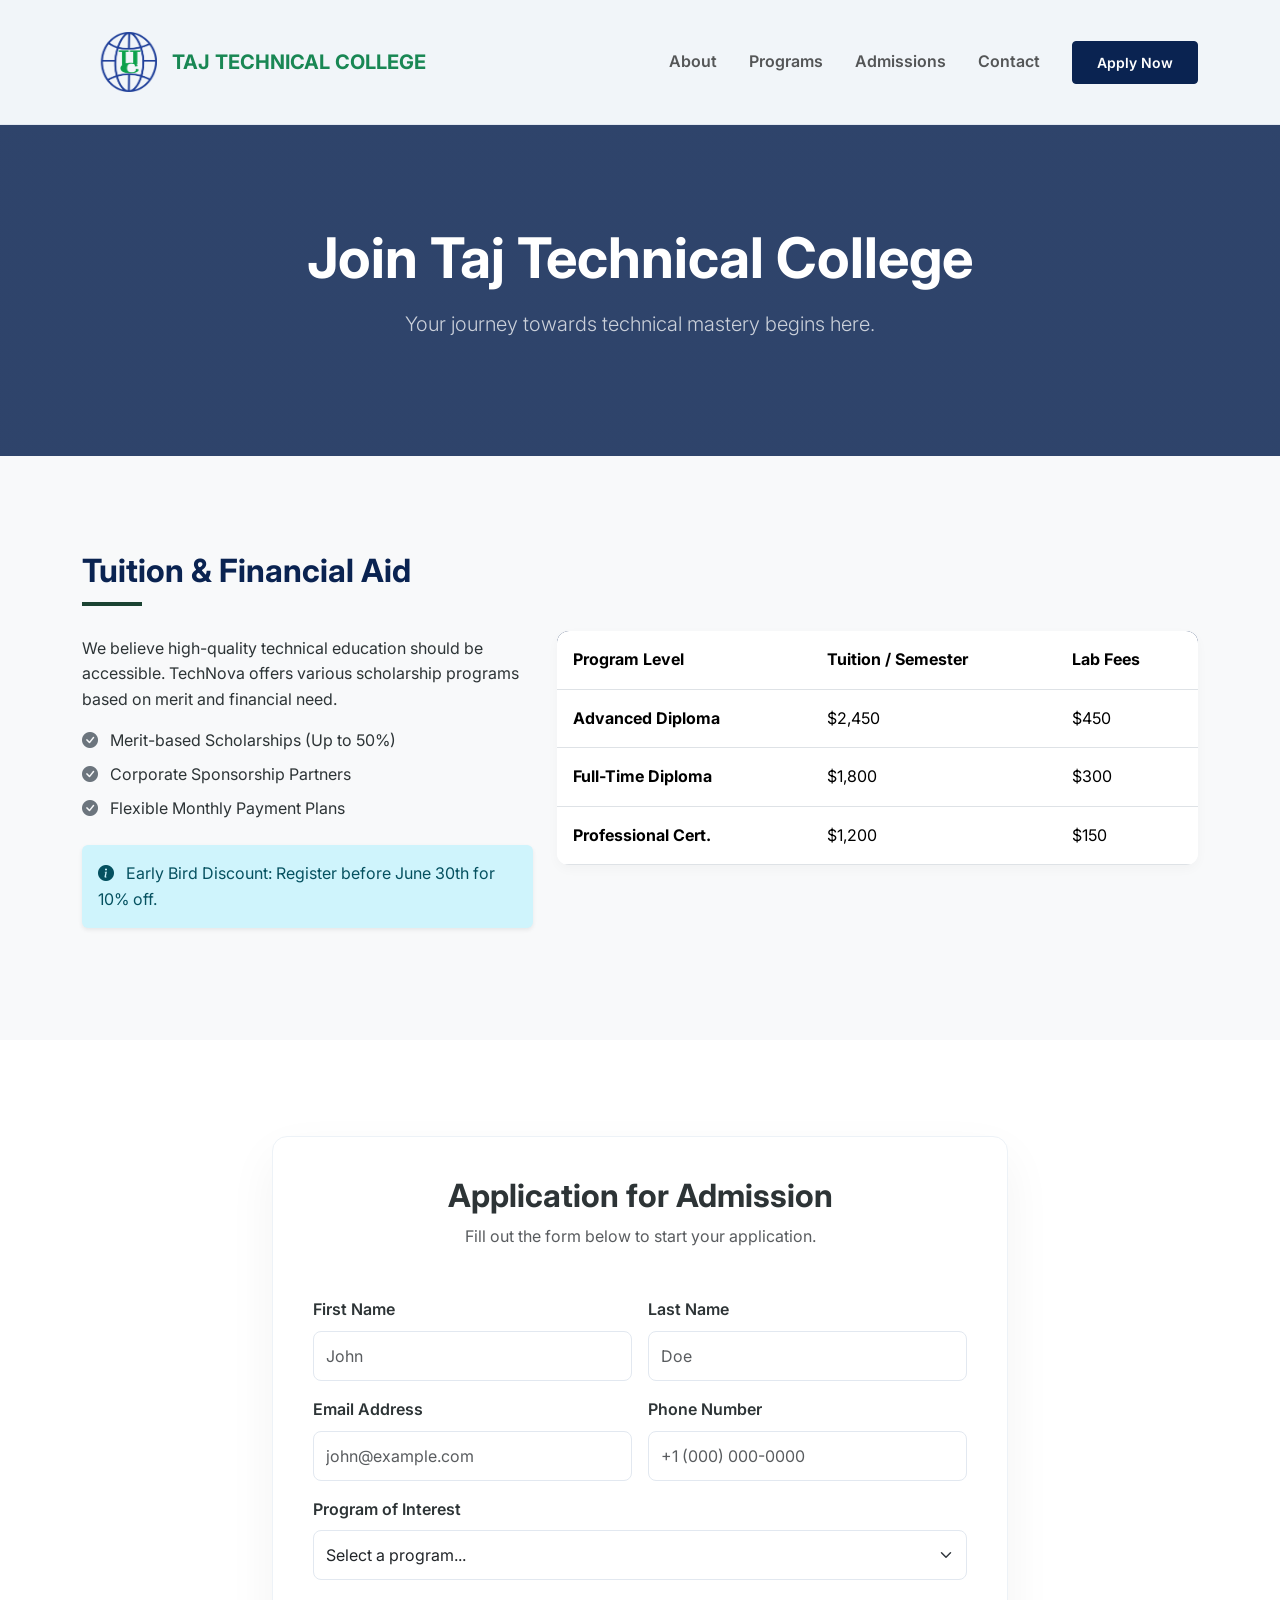
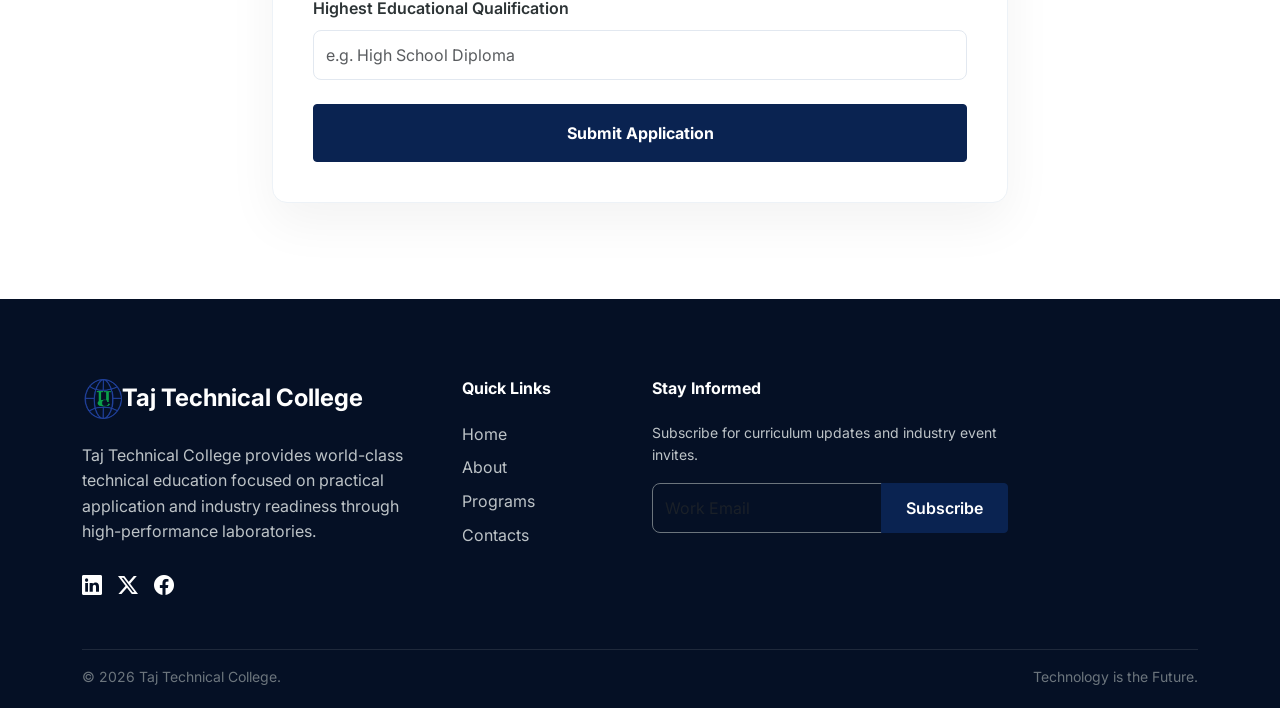
<file: admissions.html>
<!DOCTYPE html>
<html lang="en">
<head>
    <meta charset="UTF-8">
    <meta name="viewport" content="width=device-width, initial-scale=1.0">
    <title>Admissions | TechNova Institute</title>
    <!-- Bootstrap 5.3 CSS -->
    <link href="https://cdn.jsdelivr.net/npm/bootstrap@5.3.2/dist/css/bootstrap.min.css" rel="stylesheet">
    <!-- Google Fonts: Inter -->
    <link href="https://fonts.googleapis.com/css2?family=Inter:wght@300;400;600;700&display=swap" rel="stylesheet">
    <!-- Bootstrap Icons -->
    <link rel="stylesheet" href="https://cdn.jsdelivr.net/npm/bootstrap-icons@1.11.1/font/bootstrap-icons.css">
    <link rel="stylesheet" href="style.css">
    
    <style>
        :root {
            --primary-color: #0a2351;
            --secondary-color: #1b4332;
            --navbar-bg: #f1f5f9;
            --text-main: #2d3436;
            --font-family: 'Inter', sans-serif;
            --white: #ffffff;
        }

        body {
            font-family: var(--font-family);
            color: var(--text-main);
            line-height: 1.6;
            overflow-x: hidden;
            background-color: var(--white);
        }

        /* Animation Classes */
        .reveal {
            opacity: 0;
            transform: translateY(30px);
            transition: all 0.8s cubic-bezier(0.25, 0.46, 0.45, 0.94);
        }

        .reveal.active {
            opacity: 1;
            transform: translateY(0);
        }

        /* Branding Overrides */
        .text-primary { color: var(--primary-color) !important; }
        .bg-primary { background-color: var(--primary-color) !important; }
        .bg-secondary-brand { background-color: var(--secondary-color) !important; color: white; }
        
        .navbar {
            border-bottom: 1px solid #e2e8f0;
            background: var(--navbar-bg);
            padding: 12px 0;
            transition: all 0.3s ease;
        }

        /* Header Section */
        .page-header {
            background: linear-gradient(rgba(10, 35, 81, 0.85), rgba(10, 35, 81, 0.85)), 
                        url('https://images.unsplash.com/photo-1523240695612-9a054b0db644?auto=format&fit=crop&w=1920&q=80');
            background-size: cover;
            background-position: center;
            padding: 100px 0;
            color: white;
            text-align: center;
        }

        .section-title {
            font-weight: 700;
            margin-bottom: 30px;
            position: relative;
            padding-bottom: 15px;
            color: var(--primary-color);
        }

        .section-title::after {
            content: '';
            position: absolute;
            bottom: 0;
            left: 0;
            width: 60px;
            height: 4px;
            background: var(--secondary-color);
        }

        /* Admission Steps */
        .step-container {
            position: relative;
            padding: 20px;
            border-radius: 12px;
            background: #f8fafc;
            border-left: 5px solid var(--primary-color);
            height: 100%;
        }

        .step-number {
            font-size: 3rem;
            font-weight: 900;
            color: rgba(10, 35, 81, 0.1);
            position: absolute;
            top: 10px;
            right: 20px;
        }

        /* Form Styles */
        .application-form {
            background: white;
            padding: 40px;
            border-radius: 15px;
            box-shadow: 0 20px 50px rgba(0,0,0,0.05);
            border: 1px solid #edf2f7;
        }

        .form-control {
            padding: 12px;
            border-radius: 8px;
            border: 1px solid #e2e8f0;
        }

        .form-control:focus {
            border-color: var(--primary-color);
            box-shadow: 0 0 0 3px rgba(10, 35, 81, 0.1);
        }

        /* Tables */
        .table-custom {
            border-radius: 12px;
            overflow: hidden;
            box-shadow: 0 4px 12px rgba(0,0,0,0.03);
        }
        .table-custom thead {
            background: var(--primary-color);
            color: white;
        }

        footer {
            background: #051025;
            color: #bdc3c7;
            padding: 80px 0 20px;
        }

        .footer-link { color: #bdc3c7; text-decoration: none; }
        .footer-link:hover { color: var(--white); }
    </style>
</head>
<body>
    <!-- Navigation -->
    <nav class="navbar navbar-expand-lg sticky-top">
        <div class="container">
            <a class="navbar-brand d-flex align-items-center" href="Index.html">
                <img style="height: 60px;width: 60px; margin: 15px;" src="img/logo.png" alt="">
                <span class="fw-bold tracking-tighter text-success">    TAJ TECHNICAL COLLEGE</span>
            </a>
            <button class="navbar-toggler" type="button" data-bs-toggle="collapse" data-bs-target="#navbarNav">
                <span class="navbar-toggler-icon"></span>
            </button>
            <div class="collapse navbar-collapse" id="navbarNav">
                <ul class="navbar-nav ms-auto mb-2 mb-lg-0 align-items-center">
                    <li class="nav-item"><a class="nav-link px-3 fw-semibold" href="about.html">About</a></li>
                    <li class="nav-item"><a class="nav-link px-3 fw-semibold" href="programs.html">Programs</a></li>
                    <li class="nav-item"><a class="nav-link px-3 fw-semibold" href="admissions.html">Admissions</a></li>
                    <li class="nav-item"><a class="nav-link px-3 fw-semibold" href="contacts.html">Contact</a></li>
                    <li class="nav-item ms-lg-3">
                        <a href="admissions.html" class="btn btn-primary btn-sm px-4">Apply Now</a>
                    </li>
                </ul>
            </div>
        </div>
    </nav>

    <!-- Page Header -->
    <header class="page-header">
        <div class="container">
            <h1 class="display-4 fw-bold mb-3">Join Taj Technical College</h1>
            <p class="lead opacity-75">Your journey towards technical mastery begins here.</p>
        </div>
    </header>

    <!-- Tuition & Fees -->
    <section class="py-5 bg-light">
        <div class="container py-5">
            <div class="row align-items-center">
                <div class="col-lg-5 reveal">
                    <h2 class="section-title">Tuition & Financial Aid</h2>
                    <p>We believe high-quality technical education should be accessible. TechNova offers various scholarship programs based on merit and financial need.</p>
                    <ul class="list-unstyled">
                        <li class="mb-2"><i class="bi bi-check-circle-fill text-secondary me-2"></i> Merit-based Scholarships (Up to 50%)</li>
                        <li class="mb-2"><i class="bi bi-check-circle-fill text-secondary me-2"></i> Corporate Sponsorship Partners</li>
                        <li class="mb-2"><i class="bi bi-check-circle-fill text-secondary me-2"></i> Flexible Monthly Payment Plans</li>
                    </ul>
                    <div class="alert alert-info border-0 shadow-sm mt-4">
                        <i class="bi bi-info-circle-fill me-2"></i> Early Bird Discount: Register before June 30th for 10% off.
                    </div>
                </div>
                <div class="col-lg-7 reveal">
                    <div class="table-responsive table-custom">
                        <table class="table table-hover bg-white mb-0">
                            <thead>
                                <tr>
                                    <th class="p-3">Program Level</th>
                                    <th class="p-3">Tuition / Semester</th>
                                    <th class="p-3">Lab Fees</th>
                                </tr>
                            </thead>
                            <tbody>
                                <tr>
                                    <td class="p-3 fw-bold">Advanced Diploma</td>
                                    <td class="p-3">$2,450</td>
                                    <td class="p-3">$450</td>
                                </tr>
                                <tr>
                                    <td class="p-3 fw-bold">Full-Time Diploma</td>
                                    <td class="p-3">$1,800</td>
                                    <td class="p-3">$300</td>
                                </tr>
                                <tr>
                                    <td class="p-3 fw-bold">Professional Cert.</td>
                                    <td class="p-3">$1,200</td>
                                    <td class="p-3">$150</td>
                                </tr>
                            </tbody>
                        </table>
                    </div>
                </div>
            </div>
        </div>
    </section>

    <!-- Application Form -->
    <section class="py-5" id="apply-form">
        <div class="container py-5">
            <div class="row justify-content-center">
                <div class="col-lg-8">
                    <div class="application-form reveal">
                        <div class="text-center mb-5">
                            <h2 class="fw-bold">Application for Admission</h2>
                            <p class="text-muted">Fill out the form below to start your application.</p>
                        </div>
                        <form action="#" method="POST" onsubmit="event.preventDefault(); document.getElementById('success-msg').style.display='block';">
                            <div class="row g-3">
                                <div class="col-md-6">
                                    <label class="form-label fw-semibold">First Name</label>
                                    <input type="text" class="form-control" placeholder="John" required>
                                </div>
                                <div class="col-md-6">
                                    <label class="form-label fw-semibold">Last Name</label>
                                    <input type="text" class="form-control" placeholder="Doe" required>
                                </div>
                                <div class="col-md-6">
                                    <label class="form-label fw-semibold">Email Address</label>
                                    <input type="email" class="form-control" placeholder="john@example.com" required>
                                </div>
                                <div class="col-md-6">
                                    <label class="form-label fw-semibold">Phone Number</label>
                                    <input type="tel" class="form-control" placeholder="+1 (000) 000-0000" required>
                                </div>
                                <div class="col-12">
                                    <label class="form-label fw-semibold">Program of Interest</label>
                                    <select class="form-select form-control">
                                        <option selected>Select a program...</option>
                                        <option>Robotics Engineering</option>
                                        <option>Renewable Energy Systems</option>
                                        <option>Cybersecurity Operations</option>
                                        <option>CNC Machining</option>
                                    </select>
                                </div>
                                <div class="col-12">
                                    <label class="form-label fw-semibold">Highest Educational Qualification</label>
                                    <input type="text" class="form-control" placeholder="e.g. High School Diploma">
                                </div>
                                <div class="col-12 mt-4">
                                    <button type="submit" class="btn btn-primary w-100 py-3 fw-bold">Submit Application</button>
                                </div>
                            </div>
                        </form>
                        <div id="success-msg" class="alert alert-success mt-4 text-center" style="display: none;">
                            <i class="bi bi-check-circle-fill me-2"></i> Thank you! Your application has been submitted successfully. Our team will contact you within 48 hours.
                        </div>
                    </div>
                </div>
            </div>
        </div>
    </section>
    <!-- Footer -->
    <footer>
        <div class="container">
            <div class="row g-4 mb-5">
                <div class="col-lg-4">
                    <div class="d-flex align-items-center mb-4">
                        <img style="height: 40px;width:40px;" src="img/logo.png" alt="">
                        <h4 class="text-white fw-bold mb-0">Taj Technical College</h4>
                    </div>
                    <p>Taj Technical College provides world-class technical education focused on practical application and industry readiness through high-performance laboratories.</p>
                    <div class="d-flex gap-3 mt-4">
                        <a href="#" class="text-white fs-5"><i class="bi bi-linkedin"></i></a>
                        <a href="#" class="text-white fs-5"><i class="bi bi-twitter-x"></i></a>
                        <a href="#" class="text-white fs-5"><i class="bi bi-facebook"></i></a>
                    </div>
                </div>
                <div class="col-md-4 col-lg-2">
                    <h6 class="text-white fw-bold mb-4">Quick Links</h6>
                    <ul class="list-unstyled">
                        <li class="mb-2"><a href="Index.html" class="footer-link">Home</a></li>
                        <li class="mb-2"><a href="About.html" class="footer-link">About</a></li>
                        <li class="mb-2"><a href="Programs.html" class="footer-link">Programs</a></li>
                        <li class="mb-2"><a href="Contacts.html" class="footer-link">Contacts</a></li>
                    </ul>
                </div>
                <div class="col-md-4 col-lg-4">
                    <h6 class="text-white fw-bold mb-4">Stay Informed</h6>
                    <p class="small">Subscribe for curriculum updates and industry event invites.</p>
                    <div class="input-group mb-3">
                        <input type="text" class="form-control bg-transparent text-white border-secondary" placeholder="Work Email">
                        <button class="btn btn-primary" type="button">Subscribe</button>
                    </div>
                </div>
            </div>
            <hr class="border-secondary opacity-25">
            <div class="row">
                <div class="col-md-6 text-center text-md-start">
                    <p class="mb-0 small text-secondary">&copy; 2026 Taj Technical College.</p>
                </div>
                <div class="col-md-6 text-center text-md-end">
                    <p class="mb-0 small text-secondary">Technology is the Future.</p>
                </div>
            </div>
        </div>
    </footer>

    <!-- Mobile Sticky CTA -->
    <div class="mobile-cta d-md-none border-top">
        <div class="container d-flex gap-2">
            <a href="tel:+211924080945" class="btn btn-outline-primary flex-grow-1"><i class="bi bi-telephone me-2"></i>Call</a>
            <a href="#apply" class="btn btn-primary flex-grow-1">Apply Now</a>
        </div>
    </div>

    <!-- Bootstrap 5.3 JS Bundle -->
    <script src="https://cdn.jsdelivr.net/npm/bootstrap@5.3.2/dist/js/bootstrap.bundle.min.js"></script>
    
    <script>
        document.addEventListener('DOMContentLoaded', () => {
            // Navbar behavior
            window.addEventListener('scroll', () => {
                const nav = document.querySelector('.navbar');
                if (window.scrollY > 50) {
                    nav.classList.add('shadow');
                    nav.style.background = '#ffffff';
                } else {
                    nav.classList.remove('shadow');
                    nav.style.background = 'var(--navbar-bg)';
                }
            });

            // Reveal Animation
            const revealElements = document.querySelectorAll('.reveal');
            const revealObserver = new IntersectionObserver((entries) => {
                entries.forEach(entry => {
                    if (entry.isIntersecting) {
                        entry.target.classList.add('active');
                    }
                });
            }, { threshold: 0.1 });
            revealElements.forEach(el => revealObserver.observe(el));
        });
    </script>
</body>
</html>
</file>
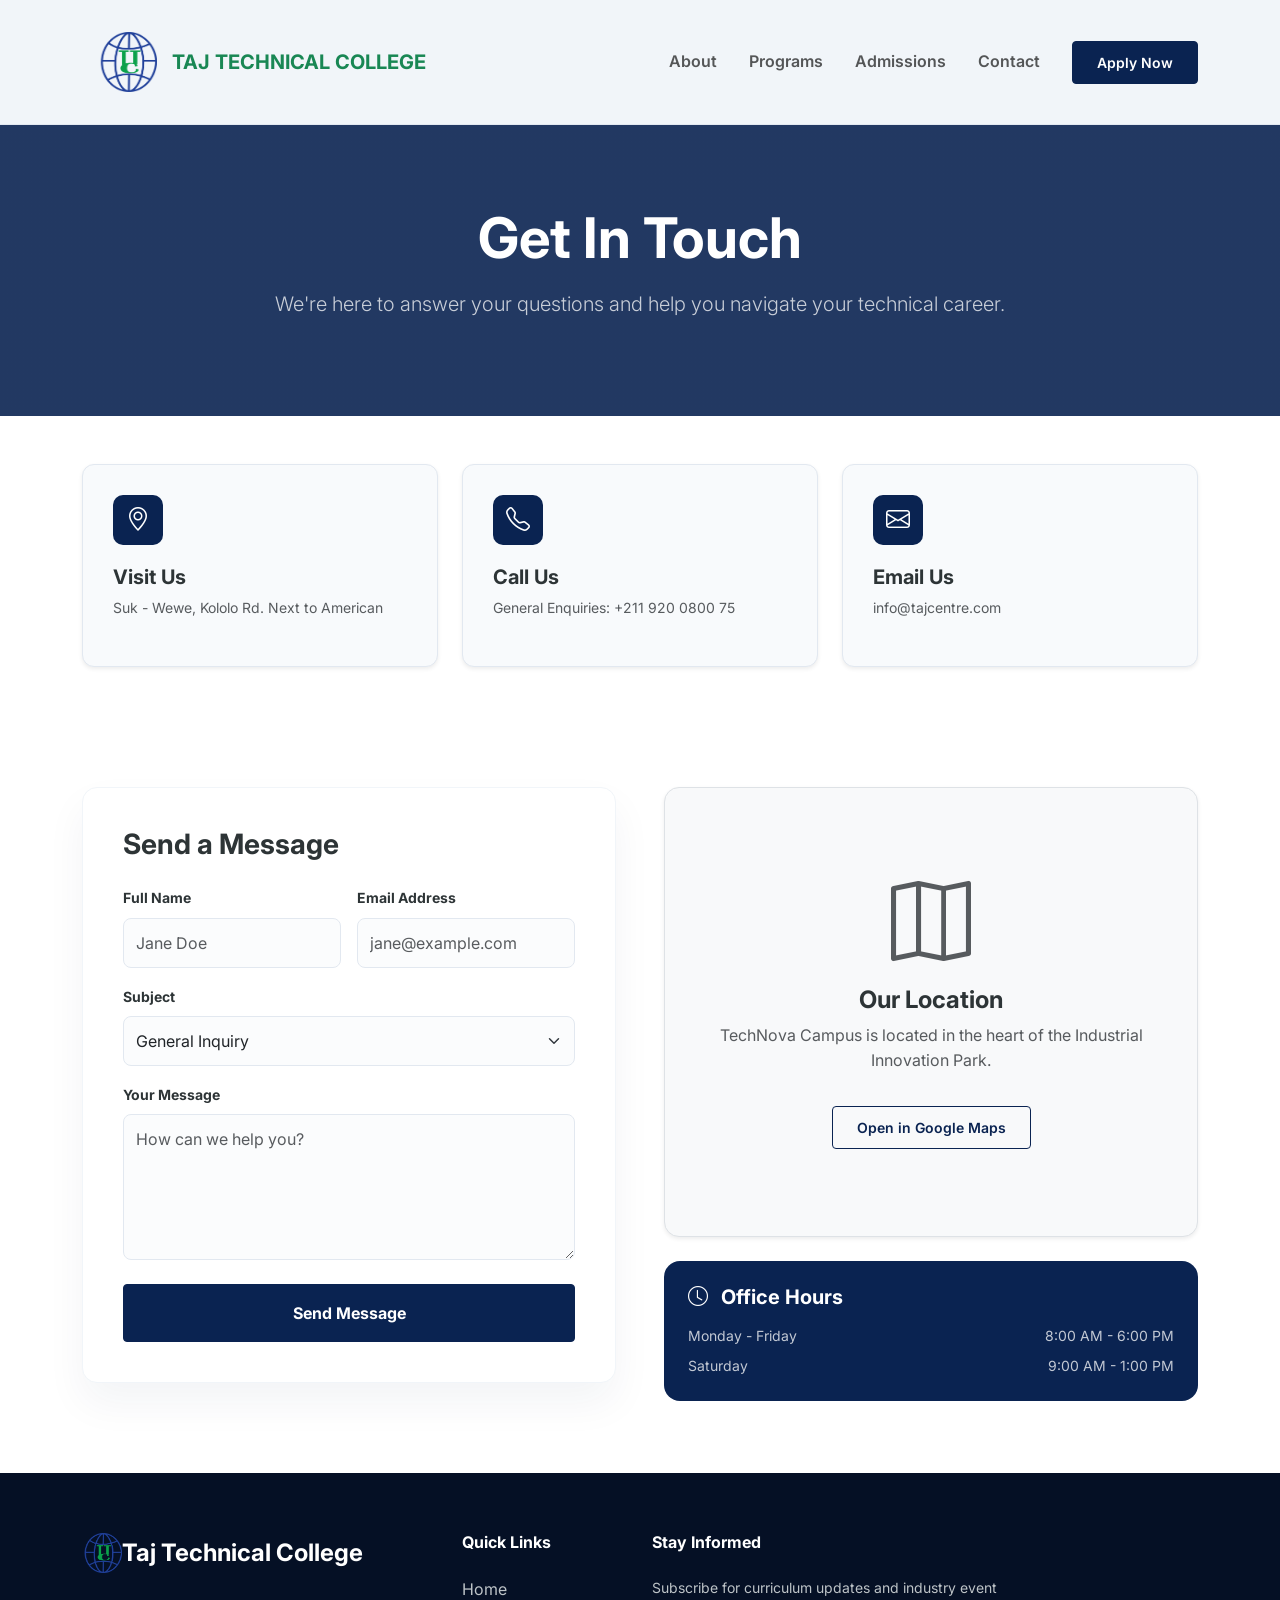
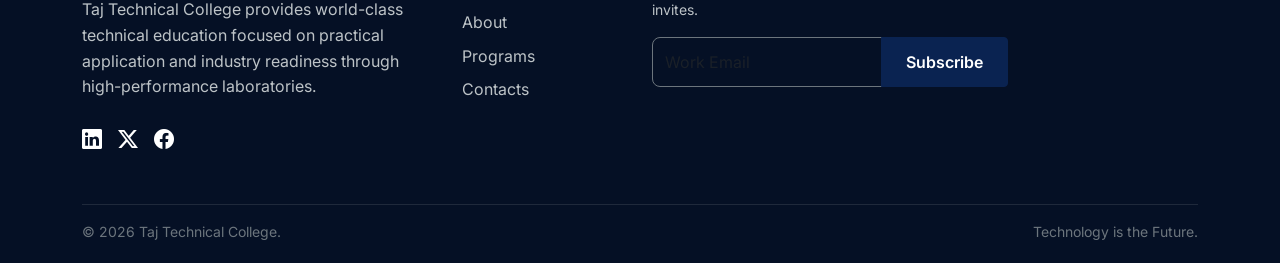
<file: contacts.html>
<!DOCTYPE html>
<html lang="en">
<head>
    <meta charset="UTF-8">
    <meta name="viewport" content="width=device-width, initial-scale=1.0">
    <title>Contact Us | TechNova Institute</title>
    <!-- Bootstrap 5.3 CSS -->
    <link href="https://cdn.jsdelivr.net/npm/bootstrap@5.3.2/dist/css/bootstrap.min.css" rel="stylesheet">
    <!-- Google Fonts: Inter -->
    <link href="https://fonts.googleapis.com/css2?family=Inter:wght@300;400;600;700&display=swap" rel="stylesheet">
    <!-- Bootstrap Icons -->
    <link rel="stylesheet" href="https://cdn.jsdelivr.net/npm/bootstrap-icons@1.11.1/font/bootstrap-icons.css">
    <link rel="stylesheet" href="style.css">
    
    <style>
        :root {
            --primary-color: #0a2351;
            --secondary-color: #1b4332;
            --navbar-bg: #f1f5f9;
            --text-main: #2d3436;
            --font-family: 'Inter', sans-serif;
            --white: #ffffff;
        }

        body {
            font-family: var(--font-family);
            color: var(--text-main);
            line-height: 1.6;
            overflow-x: hidden;
            background-color: var(--white);
        }

        /* Animation Classes */
        .reveal {
            opacity: 0;
            transform: translateY(30px);
            transition: all 0.8s cubic-bezier(0.25, 0.46, 0.45, 0.94);
        }

        .reveal.active {
            opacity: 1;
            transform: translateY(0);
        }

        /* Branding Overrides */
        .text-primary { color: var(--primary-color) !important; }
        .bg-primary { background-color: var(--primary-color) !important; }
        
        .navbar {
            border-bottom: 1px solid #e2e8f0;
            background: var(--navbar-bg);
            padding: 12px 0;
            transition: all 0.3s ease;
        }

        /* Header Section */
        .page-header {
            background: linear-gradient(rgba(10, 35, 81, 0.9), rgba(10, 35, 81, 0.9)), 
                        url('https://images.unsplash.com/photo-1423666639041-f56000c27a9a?auto=format&fit=crop&w=1920&q=80');
            background-size: cover;
            background-position: center;
            padding: 80px 0;
            color: white;
            text-align: center;
        }

        /* Contact Cards */
        .info-card {
            padding: 30px;
            border-radius: 12px;
            background: #f8fafc;
            border: 1px solid #e2e8f0;
            height: 100%;
            transition: transform 0.3s ease;
        }

        .info-card:hover {
            transform: translateY(-5px);
            border-color: var(--primary-color);
        }

        .icon-box {
            width: 50px;
            height: 50px;
            background: var(--primary-color);
            color: white;
            display: flex;
            align-items: center;
            justify-content: center;
            border-radius: 10px;
            margin-bottom: 20px;
            font-size: 1.5rem;
        }

        /* Form Styling */
        .contact-form-container {
            background: white;
            padding: 40px;
            border-radius: 15px;
            box-shadow: 0 20px 40px rgba(10, 35, 81, 0.05);
            border: 1px solid #f1f5f9;
        }

        .form-control, .form-select {
            padding: 12px;
            border-radius: 8px;
            border: 1px solid #e2e8f0;
            background-color: #fbfcfd;
        }

        .form-control:focus {
            border-color: var(--primary-color);
            box-shadow: 0 0 0 3px rgba(10, 35, 81, 0.1);
        }

        /* Map Placeholder */
        .map-container {
            border-radius: 15px;
            overflow: hidden;
            height: 450px;
            background: #e5e7eb;
            position: relative;
        }

        .map-overlay {
            position: absolute;
            top: 50%;
            left: 50%;
            transform: translate(-50%, -50%);
            text-align: center;
        }

        footer {
            background: #051025;
            color: #bdc3c7;
            padding: 60px 0 20px;
        }

        .footer-link { color: #bdc3c7; text-decoration: none; }
        .footer-link:hover { color: var(--white); }
    </style>
</head>
<body>
    <!-- Navigation -->
    <nav class="navbar navbar-expand-lg sticky-top">
        <div class="container">
            <a class="navbar-brand d-flex align-items-center" href="Index.html">
                <img style="height: 60px;width: 60px; margin: 15px;" src="img/logo.png" alt="">
                <span class="fw-bold tracking-tighter text-success">    TAJ TECHNICAL COLLEGE</span>
            </a>
            <button class="navbar-toggler" type="button" data-bs-toggle="collapse" data-bs-target="#navbarNav">
                <span class="navbar-toggler-icon"></span>
            </button>
            <div class="collapse navbar-collapse" id="navbarNav">
                <ul class="navbar-nav ms-auto mb-2 mb-lg-0 align-items-center">
                    <li class="nav-item"><a class="nav-link px-3 fw-semibold" href="about.html">About</a></li>
                    <li class="nav-item"><a class="nav-link px-3 fw-semibold" href="programs.html">Programs</a></li>
                    <li class="nav-item"><a class="nav-link px-3 fw-semibold" href="admissions.html">Admissions</a></li>
                    <li class="nav-item"><a class="nav-link px-3 fw-semibold" href="contacts.html">Contact</a></li>
                    <li class="nav-item ms-lg-3">
                        <a href="admissions.html" class="btn btn-primary btn-sm px-4">Apply Now</a>
                    </li>
                </ul>
            </div>
        </div>
    </nav>

    <!-- Page Header -->
    <header class="page-header">
        <div class="container">
            <h1 class="display-4 fw-bold mb-3">Get In Touch</h1>
            <p class="lead opacity-75">We're here to answer your questions and help you navigate your technical career.</p>
        </div>
    </header>

    <!-- Contact Info Cards -->
    <section class="py-5 mt-n5">
        <div class="container">
            <div class="row g-4">
                <div class="col-md-4 reveal">
                    <div class="info-card shadow-sm">
                        <div class="icon-box">
                            <i class="bi bi-geo-alt"></i>
                        </div>
                        <h5 class="fw-bold">Visit Us</h5>
                        <p class="text-muted small">Suk - Wewe, Kololo Rd. Next to American</p>
                    </div>
                </div>
                <div class="col-md-4 reveal">
                    <div class="info-card shadow-sm">
                        <div class="icon-box">
                            <i class="bi bi-telephone"></i>
                        </div>
                        <h5 class="fw-bold">Call Us</h5>
                        <p class="text-muted small">General Enquiries: +211 920 0800 75</p>
                    </div>
                </div>
                <div class="col-md-4 reveal">
                    <div class="info-card shadow-sm">
                        <div class="icon-box">
                            <i class="bi bi-envelope"></i>
                        </div>
                        <h5 class="fw-bold">Email Us</h5>
                        <p class="text-muted small">info@tajcentre.com</p>
                    </div>
                </div>
            </div>
        </div>
    </section>

    <!-- Contact Form & Map -->
    <section class="py-5">
        <div class="container py-4">
            <div class="row g-5">
                <!-- Form -->
                <div class="col-lg-6 reveal">
                    <div class="contact-form-container">
                        <h3 class="fw-bold mb-4">Send a Message</h3>
                        <form id="contactForm" onsubmit="event.preventDefault(); showSuccess();">
                            <div class="row g-3">
                                <div class="col-md-6">
                                    <label class="form-label small fw-bold">Full Name</label>
                                    <input type="text" class="form-control" placeholder="Jane Doe" required>
                                </div>
                                <div class="col-md-6">
                                    <label class="form-label small fw-bold">Email Address</label>
                                    <input type="email" class="form-control" placeholder="jane@example.com" required>
                                </div>
                                <div class="col-12">
                                    <label class="form-label small fw-bold">Subject</label>
                                    <select class="form-select">
                                        <option selected>General Inquiry</option>
                                        <option>Admissions Question</option>
                                        <option>Campus Visit Request</option>
                                        <option>Partnership Proposal</option>
                                    </select>
                                </div>
                                <div class="col-12">
                                    <label class="form-label small fw-bold">Your Message</label>
                                    <textarea class="form-control" rows="5" placeholder="How can we help you?" required></textarea>
                                </div>
                                <div class="col-12 mt-4">
                                    <button type="submit" class="btn btn-primary w-100 py-3 fw-bold">Send Message</button>
                                </div>
                            </div>
                        </form>
                        <div id="formSuccess" class="alert alert-success mt-4 text-center d-none">
                            <i class="bi bi-check-circle-fill me-2"></i> Message sent! We'll get back to you shortly.
                        </div>
                    </div>
                </div>

                <!-- Map Placeholder -->
                <div class="col-lg-6 reveal">
                    <div class="map-container shadow-sm d-flex flex-column align-items-center justify-content-center bg-light border">
                        <i class="bi bi-map text-muted display-1 mb-3"></i>
                        <h4 class="fw-bold">Our Location</h4>
                        <p class="text-muted px-4 text-center">TechNova Campus is located in the heart of the Industrial Innovation Park.</p>
                        <div class="mt-3">
                            <a href="#" class="btn btn-outline-primary btn-sm px-4">Open in Google Maps</a>
                        </div>
                    </div>
                    
                    <div class="mt-4 p-4 rounded-4 bg-primary text-white">
                        <h5 class="fw-bold mb-3"><i class="bi bi-clock me-2"></i> Office Hours</h5>
                        <div class="d-flex justify-content-between small opacity-75 mb-2">
                            <span>Monday - Friday</span>
                            <span>8:00 AM - 6:00 PM</span>
                        </div>
                        <div class="d-flex justify-content-between small opacity-75">
                            <span>Saturday</span>
                            <span>9:00 AM - 1:00 PM</span>
                        </div>
                    </div>
                </div>
            </div>
        </div>
    </section>

    <!-- Footer -->
    <footer>
        <div class="container">
            <div class="row g-4 mb-5">
                <div class="col-lg-4">
                    <div class="d-flex align-items-center mb-4">
                        <img style="height: 40px;width:40px;" src="img/logo.png" alt="">
                        <h4 class="text-white fw-bold mb-0">Taj Technical College</h4>
                    </div>
                    <p>Taj Technical College provides world-class technical education focused on practical application and industry readiness through high-performance laboratories.</p>
                    <div class="d-flex gap-3 mt-4">
                        <a href="#" class="text-white fs-5"><i class="bi bi-linkedin"></i></a>
                        <a href="#" class="text-white fs-5"><i class="bi bi-twitter-x"></i></a>
                        <a href="#" class="text-white fs-5"><i class="bi bi-facebook"></i></a>
                    </div>
                </div>
                <div class="col-md-4 col-lg-2">
                    <h6 class="text-white fw-bold mb-4">Quick Links</h6>
                    <ul class="list-unstyled">
                        <li class="mb-2"><a href="Index.html" class="footer-link">Home</a></li>
                        <li class="mb-2"><a href="About.html" class="footer-link">About</a></li>
                        <li class="mb-2"><a href="Programs.html" class="footer-link">Programs</a></li>
                        <li class="mb-2"><a href="Contacts.html" class="footer-link">Contacts</a></li>
                    </ul>
                </div>
                <div class="col-md-4 col-lg-4">
                    <h6 class="text-white fw-bold mb-4">Stay Informed</h6>
                    <p class="small">Subscribe for curriculum updates and industry event invites.</p>
                    <div class="input-group mb-3">
                        <input type="text" class="form-control bg-transparent text-white border-secondary" placeholder="Work Email">
                        <button class="btn btn-primary" type="button">Subscribe</button>
                    </div>
                </div>
            </div>
            <hr class="border-secondary opacity-25">
            <div class="row">
                <div class="col-md-6 text-center text-md-start">
                    <p class="mb-0 small text-secondary">&copy; 2026 Taj Technical College.</p>
                </div>
                <div class="col-md-6 text-center text-md-end">
                    <p class="mb-0 small text-secondary">Technology is the Future.</p>
                </div>
            </div>
        </div>
    </footer>

    <!-- Bootstrap 5.3 JS Bundle -->
    <script src="https://cdn.jsdelivr.net/npm/bootstrap@5.3.2/dist/js/bootstrap.bundle.min.js"></script>
    
    <script>
        function showSuccess() {
            document.getElementById('contactForm').classList.add('d-none');
            document.getElementById('formSuccess').classList.remove('d-none');
        }

        document.addEventListener('DOMContentLoaded', () => {
            // Navbar behavior
            window.addEventListener('scroll', () => {
                const nav = document.querySelector('.navbar');
                if (window.scrollY > 50) {
                    nav.classList.add('shadow');
                    nav.style.background = '#ffffff';
                } else {
                    nav.classList.remove('shadow');
                    nav.style.background = 'var(--navbar-bg)';
                }
            });

            // Reveal Animation
            const revealElements = document.querySelectorAll('.reveal');
            const revealObserver = new IntersectionObserver((entries) => {
                entries.forEach(entry => {
                    if (entry.isIntersecting) {
                        entry.target.classList.add('active');
                    }
                });
            }, { threshold: 0.1 });
            revealElements.forEach(el => revealObserver.observe(el));
        });
    </script>
</body>
</html>
</file>
<file: style.css>
:root {
            --primary-color: #0a2351; /* Deep Midnight Blue */
            --secondary-color: #1b4332; /* Deep Forest Green */
            --accent-color: #f8f9fa;
            --navbar-bg: #f1f5f9; /* Neutral Slate to make logos pop */
            --text-main: #2d3436;
            --font-family: 'Inter', sans-serif;
            --white: #ffffff;
        }

        body {
            font-family: var(--font-family);
            color: var(--text-main);
            line-height: 1.6;
            overflow-x: hidden;
            background-color: var(--white);
        }

        /* Animation Classes */
        .reveal {
            opacity: 0;
            transform: translateY(30px);
            transition: all 0.8s cubic-bezier(0.25, 0.46, 0.45, 0.94);
        }

        .reveal.active {
            opacity: 1;
            transform: translateY(0);
        }
        
        /* Branding Overrides */
        .text-primary { color: var(--primary-color) !important; }
        .bg-primary { background-color: var(--primary-color) !important; }
        .bg-secondary-brand { background-color: var(--secondary-color) !important; color: white; }
        
        .btn-primary {
            background-color: var(--primary-color);
            border-color: var(--primary-color);
        }
        .btn-primary:hover {
            background-color: #07193a;
            border-color: #07193a;
        }

        .btn-outline-primary {
            color: var(--primary-color);
            border-color: var(--primary-color);
        }
        .btn-outline-primary:hover {
            background-color: var(--primary-color);
            color: white;
        }

        /* Navbar: Neutral styling for logo compatibility */
        .navbar {
            border-bottom: 1px solid #e2e8f0;
            background: var(--navbar-bg);
            padding: 12px 0;
            transition: all 0.3s ease;
        }

        .btn {
            border-radius: 4px;
            font-weight: 600;
            padding: 10px 24px;
            transition: all 0.2s ease;
        }

        /* Hero Section with Background Image */
        .hero-section {
            position: relative;
            padding: 160px 0;
            background-image: url('https://images.unsplash.com/photo-1562774053-701939374585?ixlib=rb-4.0.3&auto=format&fit=crop&w=1920&q=80');
            background-size: cover;
            background-position: center;
            background-attachment: fixed;
            color: white;
            border-bottom: 1px solid #eee;
        }

        /* Dark overlay for text legibility */
        .hero-section::before {
            content: "";
            position: absolute;
            top: 0;
            left: 0;
            width: 100%;
            height: 100%;
            background: rgba(10, 35, 81, 0.75); /* Midnight Blue overlay with transparency */
            z-index: 1;
        }

        .hero-section .container {
            position: relative;
            z-index: 2;
        }

        .section-title {
            font-weight: 700;
            margin-bottom: 40px;
            position: relative;
            padding-bottom: 15px;
            color: var(--primary-color);
        }

        .section-title::after {
            content: '';
            position: absolute;
            bottom: 0;
            left: 0;
            width: 60px;
            height: 4px;
            background: var(--secondary-color);
        }

        /* Card Designs */
        .course-card {
            border: 1px solid #e9ecef;
            border-top: 4px solid var(--primary-color);
            border-radius: 8px;
            transition: transform 0.3s ease, box-shadow 0.3s ease;
            height: 100%;
            background: #fff;
        }

        .course-card.engineering { border-top-color: var(--primary-color); }
        .course-card.digital { border-top-color: var(--secondary-color); }

        .course-card:hover {
            transform: translateY(-5px);
            box-shadow: 0 10px 20px rgba(10, 35, 81, 0.1);
        }

        .course-badge {
            font-size: 0.70rem;
            text-transform: uppercase;
            letter-spacing: 1px;
            font-weight: 800;
            padding: 5px 10px;
            border-radius: 3px;
        }

        /* About Section Styles */
        .about-image-stack {
            position: relative;
            height: 400px;
        }
        .about-image-1 {
            width: 80%;
            height: 300px;
            object-fit: cover;
            border-radius: 8px;
            box-shadow: 10px 10px 30px rgba(0,0,0,0.1);
        }
        .about-image-2 {
            position: absolute;
            bottom: 0;
            right: 0;
            width: 60%;
            height: 200px;
            object-fit: cover;
            border-radius: 8px;
            border: 5px solid white;
            box-shadow: 0 10px 30px rgba(0,0,0,0.1);
        }

        @media (max-width: 992px) {
            .about-image-stack {
                height: 300px;
            }
            .about-image-1 {
                width: 90%;
                height: 250px;
            }
            .about-image-2 {
                width: 55%;
                height: 160px;
            }
        }

        @media (max-width: 576px) {
            .about-image-stack {
                height: 250px;
                margin-bottom: 20px;
            }
            .about-image-1 {
                width: 100%;
                height: 200px;
            }
            .about-image-2 {
                width: 65%;
                height: 140px;
                border-width: 3px;
            }
        }

        .team-card {
            text-align: center;
            border: none;
            background: transparent;
        }
        .team-img {
            width: 120px;
            height: 120px;
            border-radius: 50%;
            object-fit: cover;
            margin: 0 auto 20px;
            border: 3px solid var(--primary-color);
        }

        /* Stats Section */
        .stats-bar {
            background: var(--primary-color);
            color: #fff;
            padding: 50px 0;
        }

        .stat-item h2 { color: #5dade2; }

        /* Form Styling */
        .form-control {
            padding: 12px;
            border-radius: 4px;
            border: 1px solid #ced4da;
        }

        .form-control:focus {
            box-shadow: none;
            border-color: var(--secondary-color);
        }

        footer {
            background: #051025;
            color: #bdc3c7;
            padding: 80px 0 20px;
        }

        @media (max-width: 576px) {
            footer {
                padding: 50px 0 20px;
            }
            footer h6 {
                font-size: 0.95rem;
            }
        }

        .footer-link {
            color: #bdc3c7;
            text-decoration: none;
            transition: color 0.2s;
        }

        .footer-link:hover {
            color: var(--white);
        }

        @media (max-width: 576px) {
            .col-md-5 {
                padding: 2rem 1.5rem !important;
            }
            .col-md-7 {
                padding: 2rem 1.5rem !important;
            }
        }

        @media (max-width: 768px) {
            .col-md-5.bg-secondary-brand,
            .col-md-7 {
                padding: 2rem !important;
            }
        }

        /* Ensure form inputs are responsive */
        .form-control, .form-select {
            font-size: 16px; /* Prevents zoom on iOS */
        }

        @media (max-width: 576px) {
            .form-control, .form-select {
                padding: 0.6rem 0.75rem;
            }
        }

        /* Sticky CTA for Mobile */
        @media (max-width: 768px) {
            .mobile-cta {
                position: fixed;
                bottom: 0;
                left: 0;
                width: 100%;
                z-index: 1000;
                padding: 10px;
                background: #fff;
                box-shadow: 0 -2px 10px rgba(0,0,0,0.1);
            }
            .hero-section {
                padding: 100px 0;
                background-attachment: scroll; /* Better performance on mobile */
            }
            .about-image-stack {
                height: 300px;
                margin-bottom: 30px;
            }
            .hero-section h1 {
                font-size: 2rem;
            }
            .section-title {
                font-size: 1.8rem;
            }
        }

        @media (max-width: 576px) {
            .navbar {
                padding: 10px 0;
            }
            .navbar-brand {
                font-size: 0.9rem;
            }
            .navbar-brand img {
                height: 45px !important;
                width: 45px !important;
            }
            .hero-section {
                padding: 80px 0;
            }
            .hero-section h1 {
                font-size: 1.5rem;
            }
            .hero-section .lead {
                font-size: 0.95rem;
            }
            .display-3 {
                font-size: 2rem;
            }
            .btn-lg {
                padding: 0.5rem 1.5rem;
                font-size: 0.9rem;
            }
            .section-title {
                font-size: 1.5rem;
                margin-bottom: 20px;
            }
            .section-title::after {
                width: 50px;
            }
            .stat-item h2 {
                font-size: 1.8rem;
            }
            .team-img {
                width: 100px;
                height: 100px;
            }
            .course-card {
                margin-bottom: 20px;
            }
            .btn-group {
                flex-wrap: wrap;
                gap: 0.5rem !important;
            }
            .btn-group .btn {
                flex: 0 1 calc(50% - 0.25rem);
            }
        }
</file>
